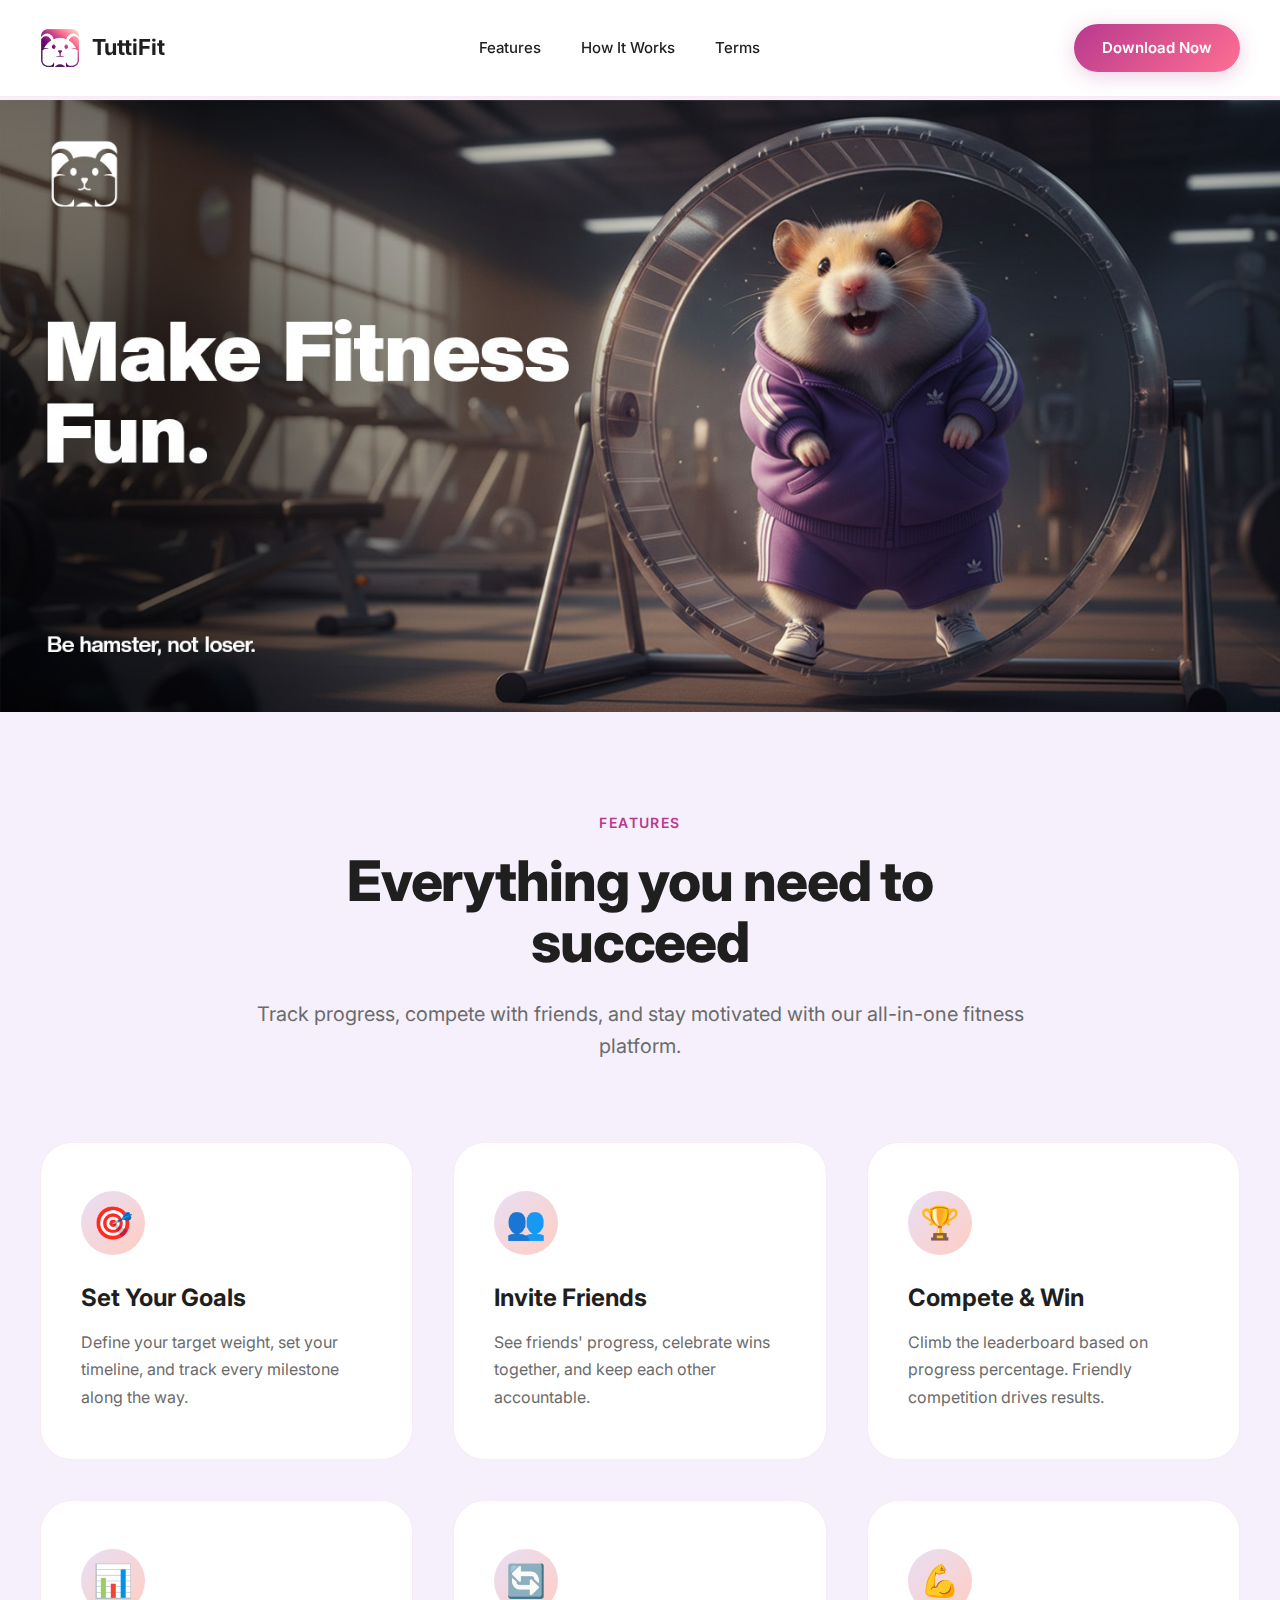
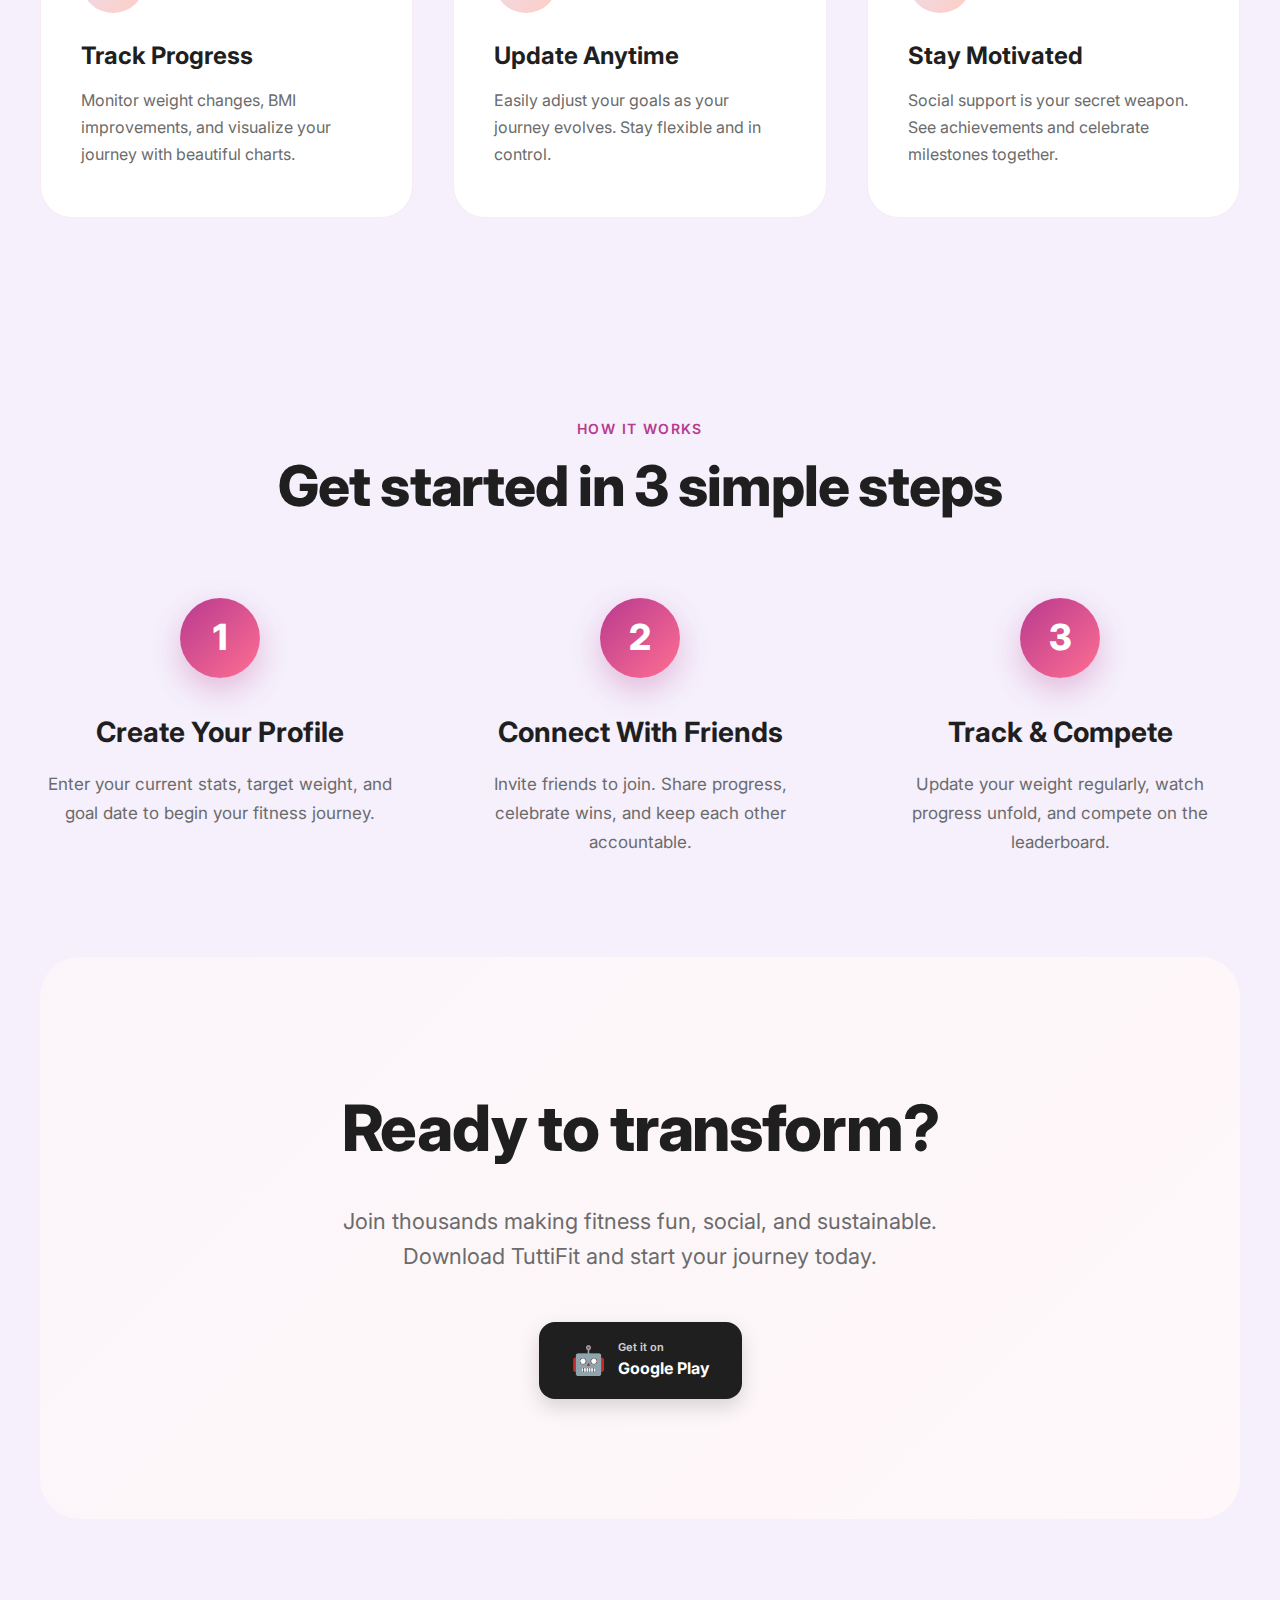
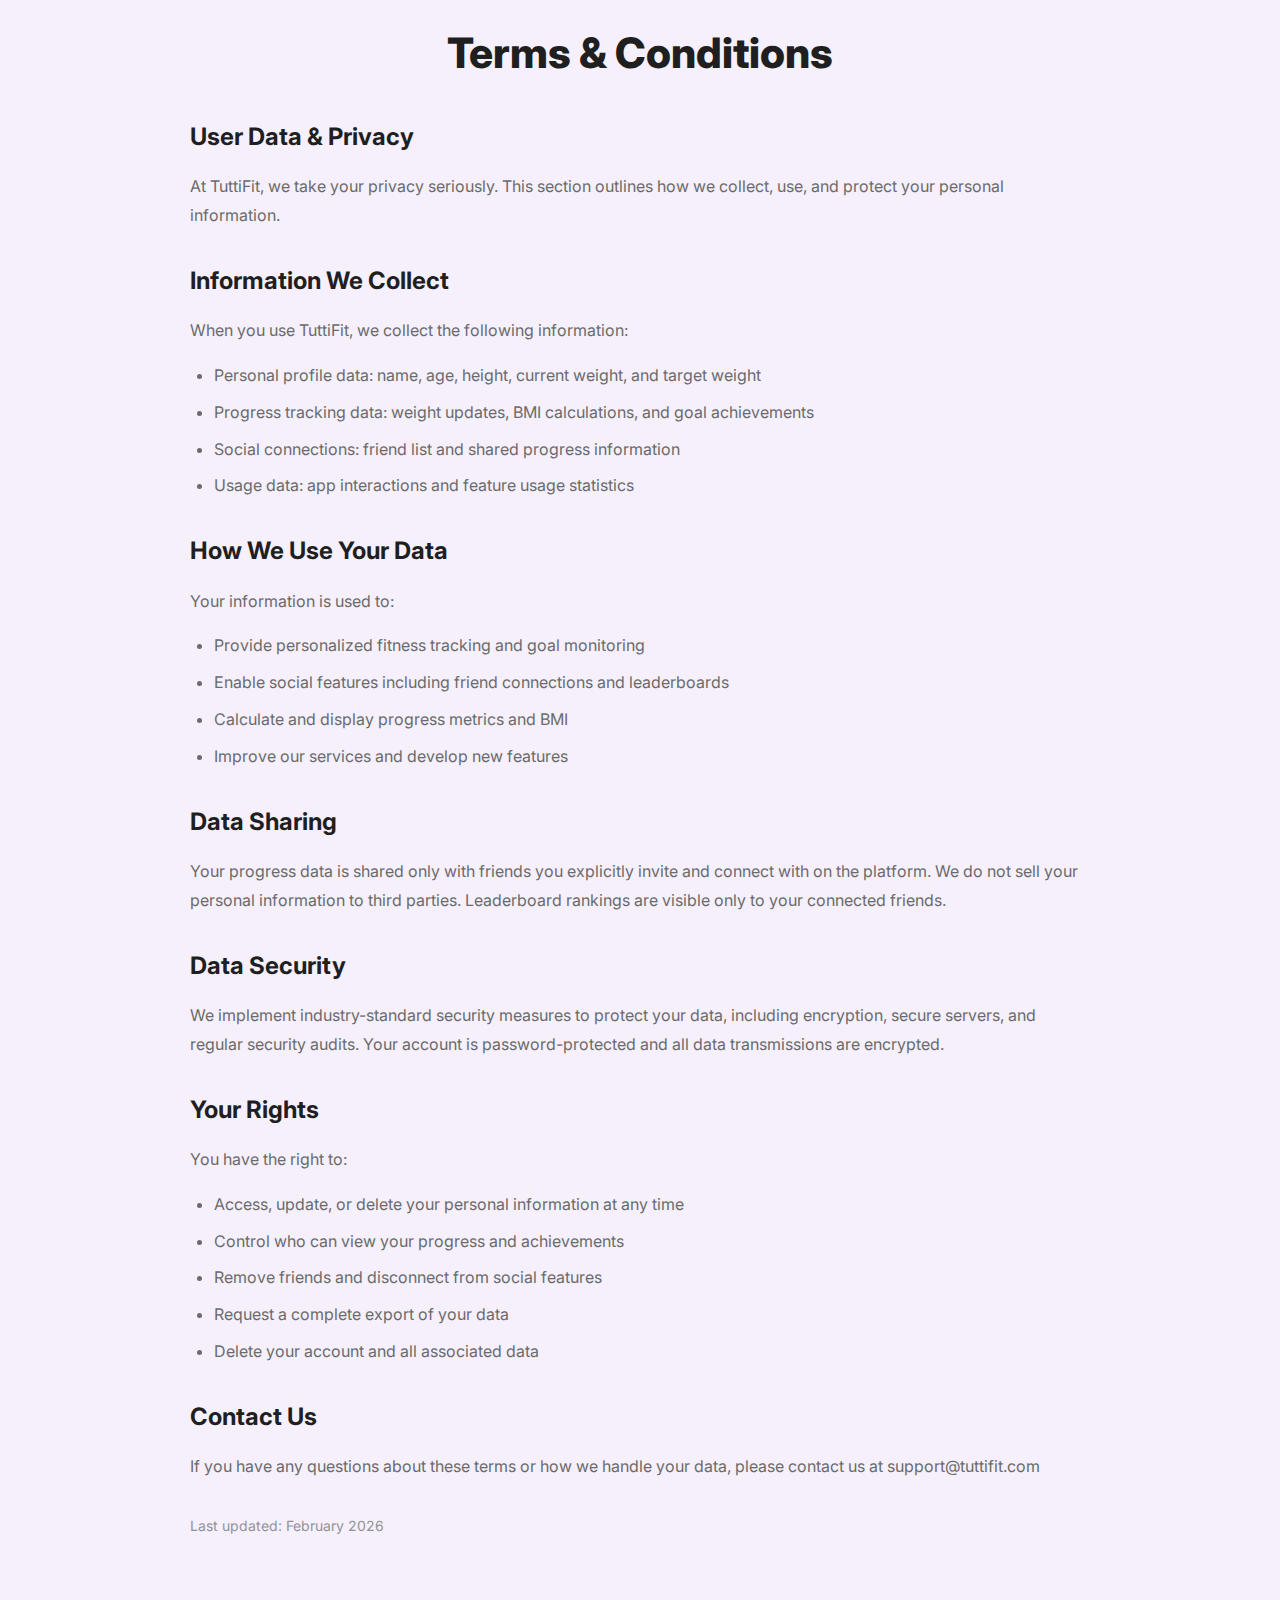
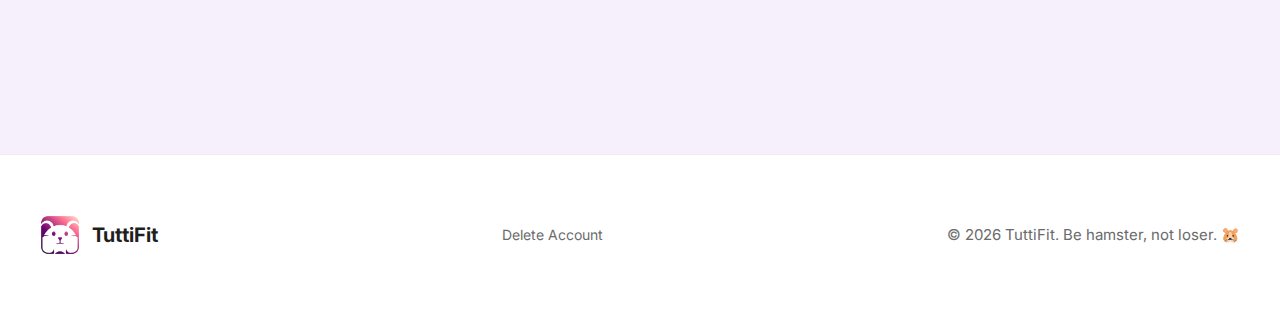
<file: index.html>
<!DOCTYPE html>
<html lang="en">

<head>
    <meta charset="UTF-8">
    <meta name="viewport" content="width=device-width, initial-scale=1.0">
    <title>TuttiFit - Be Hamster, Not Loser</title>
    <link rel="preconnect" href="https://fonts.googleapis.com">
    <link rel="preconnect" href="https://fonts.gstatic.com" crossorigin>
    <link href="https://fonts.googleapis.com/css2?family=Inter:wght@400;500;600;700;800&display=swap" rel="stylesheet">
    <meta name="description"
        content="TuttiFit - The fun, social fitness app that helps you lose weight and stay motivated. Track progress, compete with friends, and be a hamster, not a loser!">
    <meta name="keywords"
        content="fitness, weight loss, social fitness, workout app, health, diet, hamster, competition">
    <meta property="og:title" content="TuttiFit - Be Hamster, Not Loser">
    <meta property="og:description"
        content="Join thousands making fitness fun, social, and sustainable. Download TuttiFit and start your journey today.">
    <meta property="og:image" content="poster.jpg">
    <meta property="og:type" content="website">
    <link rel="icon" type="image/png" href="tuttifiticon-01.png">
    <link rel="stylesheet" href="style.min.css">
</head>

<body>
    <!-- Navigation -->
    <nav>
        <div class="nav-content">
            <div class="logo">
                <div class="logo-icon">
                    <img src="tuttifiticon-01.png" alt="TuttiFit">
                </div>
                <span>TuttiFit</span>
            </div>
            <div class="nav-links">
                <a href="#features">Features</a>
                <a href="#how-it-works">How It Works</a>
                <a href="#terms">Terms</a>
            </div>
            <a href="#download" class="cta-button">Download Now</a>
        </div>
    </nav>

    <!-- Hero Section -->
    <section class="hero">
        <div class="hero-image-container">
            <img src="poster.jpg" alt="TuttiFit - Make Fitness Fun">
        </div>
    </section>

    <!-- Features Section -->
    <section class="section" id="features">
        <div class="container">
            <div class="section-header">
                <div class="section-label">Features</div>
                <h2 class="section-title">Everything you need to succeed</h2>
                <p class="section-description">Track progress, compete with friends, and stay motivated with our
                    all-in-one fitness platform.</p>
            </div>
            <div class="features-grid">
                <div class="feature-card">
                    <div class="feature-icon">🎯</div>
                    <h3>Set Your Goals</h3>
                    <p>Define your target weight, set your timeline, and track every milestone along the way.</p>
                </div>
                <div class="feature-card">
                    <div class="feature-icon">👥</div>
                    <h3>Invite Friends</h3>
                    <p>See friends' progress, celebrate wins together, and keep each other accountable.</p>
                </div>
                <div class="feature-card">
                    <div class="feature-icon">🏆</div>
                    <h3>Compete & Win</h3>
                    <p>Climb the leaderboard based on progress percentage. Friendly competition drives results.</p>
                </div>
                <div class="feature-card">
                    <div class="feature-icon">📊</div>
                    <h3>Track Progress</h3>
                    <p>Monitor weight changes, BMI improvements, and visualize your journey with beautiful charts.</p>
                </div>
                <div class="feature-card">
                    <div class="feature-icon">🔄</div>
                    <h3>Update Anytime</h3>
                    <p>Easily adjust your goals as your journey evolves. Stay flexible and in control.</p>
                </div>
                <div class="feature-card">
                    <div class="feature-icon">💪</div>
                    <h3>Stay Motivated</h3>
                    <p>Social support is your secret weapon. See achievements and celebrate milestones together.</p>
                </div>
            </div>
        </div>
    </section>

    <!-- How It Works -->
    <section class="section" id="how-it-works">
        <div class="container">
            <div class="section-header">
                <div class="section-label">How It Works</div>
                <h2 class="section-title">Get started in 3 simple steps</h2>
            </div>
            <div class="steps-container">
                <div class="step">
                    <div class="step-number">1</div>
                    <h3>Create Your Profile</h3>
                    <p>Enter your current stats, target weight, and goal date to begin your fitness journey.</p>
                </div>
                <div class="step">
                    <div class="step-number">2</div>
                    <h3>Connect With Friends</h3>
                    <p>Invite friends to join. Share progress, celebrate wins, and keep each other accountable.</p>
                </div>
                <div class="step">
                    <div class="step-number">3</div>
                    <h3>Track & Compete</h3>
                    <p>Update your weight regularly, watch progress unfold, and compete on the leaderboard.</p>
                </div>
            </div>
        </div>
    </section>

    <!-- CTA Section -->
    <section class="cta-section" id="download">
        <div class="cta-content">
            <h2>Ready to transform?</h2>
            <p>Join thousands making fitness fun, social, and sustainable. Download TuttiFit and start your journey
                today.</p>
            <div class="download-options">
                <a href="#" class="app-store-btn">
                    <span class="app-store-icon">🤖</span>
                    <div style="text-align: left;">
                        <div style="font-size: 11px; opacity: 0.8;">Get it on</div>
                        <div style="font-size: 16px; font-weight: 700;">Google Play</div>
                    </div>
                </a>
            </div>
        </div>
    </section>

    <!-- Terms & Conditions Section -->
    <section class="section" id="terms">
        <div class="container">
            <div class="terms-content">
                <h2>Terms & Conditions</h2>

                <h3>User Data & Privacy</h3>
                <p>At TuttiFit, we take your privacy seriously. This section outlines how we collect, use, and protect
                    your personal information.</p>

                <h3>Information We Collect</h3>
                <p>When you use TuttiFit, we collect the following information:</p>
                <ul>
                    <li>Personal profile data: name, age, height, current weight, and target weight</li>
                    <li>Progress tracking data: weight updates, BMI calculations, and goal achievements</li>
                    <li>Social connections: friend list and shared progress information</li>
                    <li>Usage data: app interactions and feature usage statistics</li>
                </ul>

                <h3>How We Use Your Data</h3>
                <p>Your information is used to:</p>
                <ul>
                    <li>Provide personalized fitness tracking and goal monitoring</li>
                    <li>Enable social features including friend connections and leaderboards</li>
                    <li>Calculate and display progress metrics and BMI</li>
                    <li>Improve our services and develop new features</li>
                </ul>

                <h3>Data Sharing</h3>
                <p>Your progress data is shared only with friends you explicitly invite and connect with on the
                    platform. We do not sell your personal information to third parties. Leaderboard rankings are
                    visible only to your connected friends.</p>

                <h3>Data Security</h3>
                <p>We implement industry-standard security measures to protect your data, including encryption, secure
                    servers, and regular security audits. Your account is password-protected and all data transmissions
                    are encrypted.</p>

                <h3>Your Rights</h3>
                <p>You have the right to:</p>
                <ul>
                    <li>Access, update, or delete your personal information at any time</li>
                    <li>Control who can view your progress and achievements</li>
                    <li>Remove friends and disconnect from social features</li>
                    <li>Request a complete export of your data</li>
                    <li>Delete your account and all associated data</li>
                </ul>

                <h3>Contact Us</h3>
                <p>If you have any questions about these terms or how we handle your data, please contact us at
                    support@tuttifit.com</p>

                <p style="margin-top: 32px; font-size: 14px; opacity: 0.7;">Last updated: February 2026</p>
            </div>
        </div>
    </section>

    <!-- Footer -->
    <footer>
        <div class="container">
            <div class="footer-content">
                <div class="footer-logo">
                    <img src="tuttifiticon-01.png" alt="TuttiFit">
                    <span>TuttiFit</span>
                </div>
                <div class="footer-links">
                    <a href="request_delete.html" style="color: #6B6B6B; text-decoration: none; font-size: 14px;">Delete
                        Account</a>
                </div>
                <div class="footer-text">
                    © 2026 TuttiFit. Be hamster, not loser. 🐹
                </div>
            </div>
        </div>
    </footer>

    <script src="script.min.js"></script>
</body>

</html>
</file>
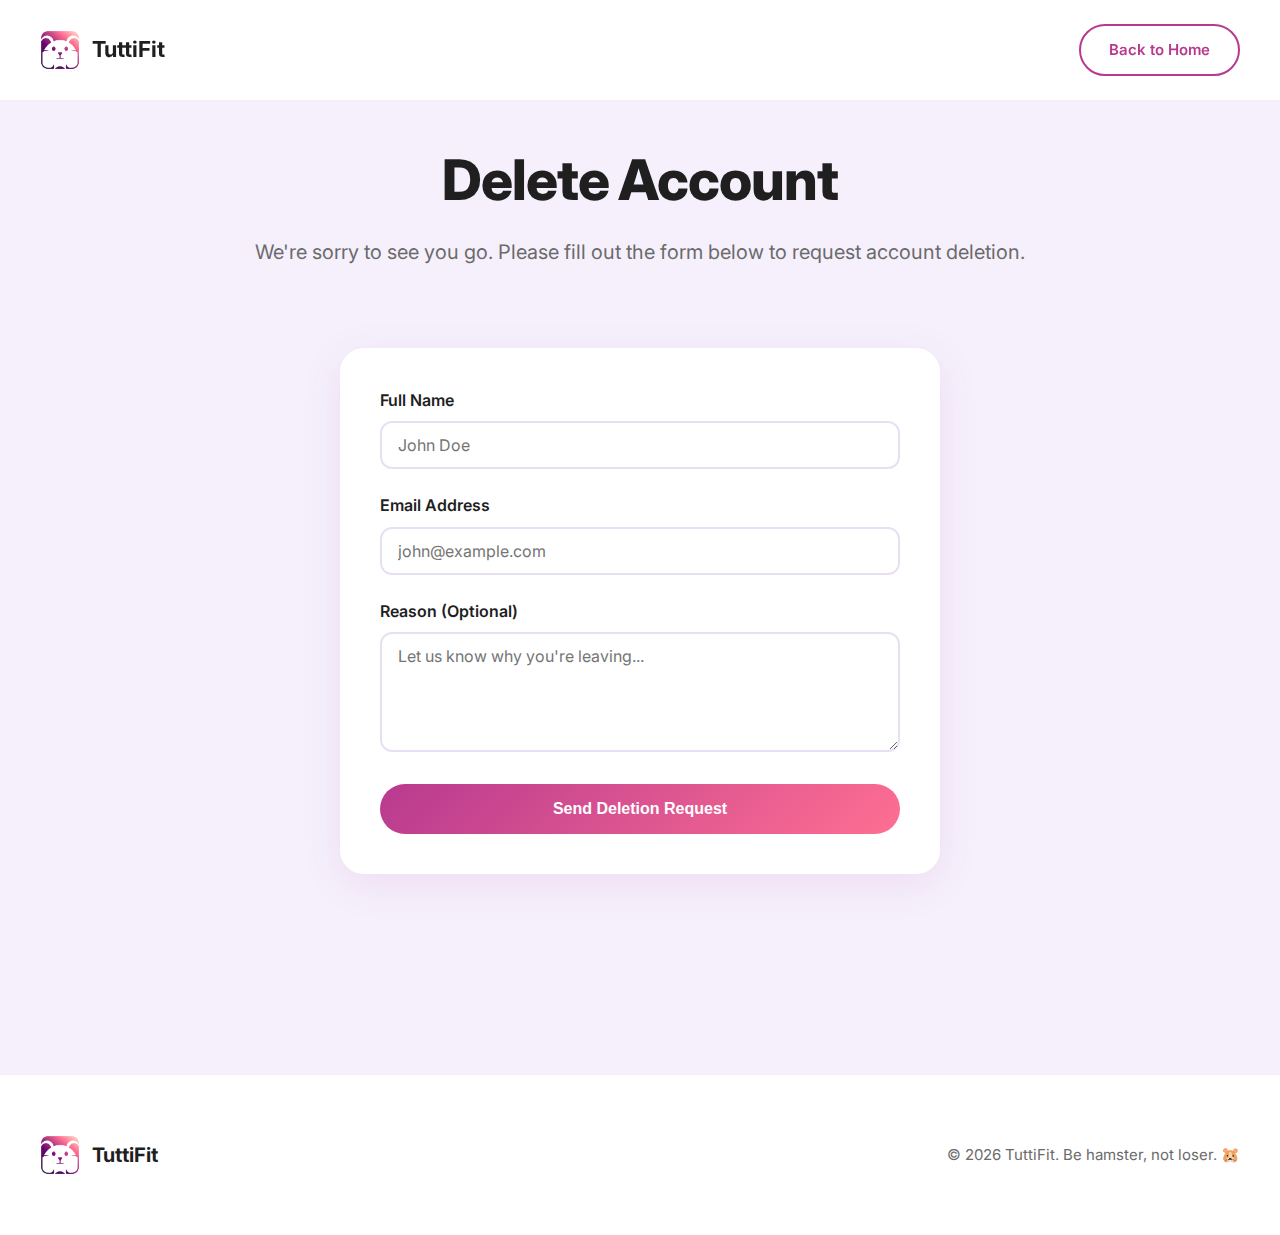
<file: request_delete.html>
<!DOCTYPE html>
<html lang="en">

<head>
    <meta charset="UTF-8">
    <meta name="viewport" content="width=device-width, initial-scale=1.0">
    <title>Request Account Deletion - TuttiFit</title>
    <link rel="preconnect" href="https://fonts.googleapis.com">
    <link rel="preconnect" href="https://fonts.gstatic.com" crossorigin>
    <link href="https://fonts.googleapis.com/css2?family=Inter:wght@400;500;600;700;800&display=swap" rel="stylesheet">
    <link rel="stylesheet" href="style.min.css">
    <link rel="icon" type="image/png" href="tuttifiticon-01.png">
    <style>
        .form-section {
            padding: 150px 0 100px;
            min-height: 80vh;
        }

        .form-card {
            background: white;
            padding: 40px;
            border-radius: 24px;
            box-shadow: 0 10px 40px rgba(184, 58, 143, 0.1);
            max-width: 600px;
            margin: 0 auto;
        }

        .form-group {
            margin-bottom: 24px;
        }

        .form-label {
            display: block;
            margin-bottom: 8px;
            font-weight: 600;
            color: var(--text-dark);
        }

        .form-input {
            width: 100%;
            padding: 12px 16px;
            border: 2px solid #E8DFF5;
            border-radius: 12px;
            font-size: 16px;
            font-family: inherit;
            transition: all 0.3s ease;
        }

        .form-input:focus {
            outline: none;
            border-color: var(--vibrant-purple);
            box-shadow: 0 0 0 4px rgba(184, 58, 143, 0.1);
        }

        .form-textarea {
            width: 100%;
            padding: 12px 16px;
            border: 2px solid #E8DFF5;
            border-radius: 12px;
            font-size: 16px;
            font-family: inherit;
            min-height: 120px;
            resize: vertical;
            transition: all 0.3s ease;
        }

        .form-textarea:focus {
            outline: none;
            border-color: var(--vibrant-purple);
            box-shadow: 0 0 0 4px rgba(184, 58, 143, 0.1);
        }

        .submit-btn {
            width: 100%;
            padding: 16px;
            background: linear-gradient(135deg, var(--vibrant-purple), var(--hot-pink));
            color: white;
            border: none;
            border-radius: 100px;
            font-weight: 700;
            font-size: 16px;
            cursor: pointer;
            transition: all 0.3s ease;
        }

        .submit-btn:hover {
            transform: translateY(-2px);
            box-shadow: 0 8px 25px rgba(184, 58, 143, 0.3);
        }
    </style>
</head>

<body>
    <!-- Navigation -->
    <nav>
        <div class="nav-content">
            <div class="logo">
                <a href="index.html" class="logo" style="text-decoration: none;">
                    <div class="logo-icon">
                        <img src="tuttifiticon-01.png" alt="TuttiFit">
                    </div>
                    <span>TuttiFit</span>
                </a>
            </div>
            <a href="index.html" class="cta-button"
                style="background: transparent; color: var(--vibrant-purple); border: 2px solid var(--vibrant-purple); box-shadow: none;">Back
                to Home</a>
        </div>
    </nav>

    <section class="form-section">
        <div class="container">
            <div class="section-header">
                <h1 class="section-title">Delete Account</h1>
                <p class="section-description">We're sorry to see you go. Please fill out the form below to request
                    account deletion.</p>
            </div>

            <div class="form-card">
                <form id="deleteForm">
                    <div class="form-group">
                        <label for="name" class="form-label">Full Name</label>
                        <input type="text" id="name" class="form-input" required placeholder="John Doe">
                    </div>

                    <div class="form-group">
                        <label for="email" class="form-label">Email Address</label>
                        <input type="email" id="email" class="form-input" required placeholder="john@example.com">
                    </div>

                    <div class="form-group">
                        <label for="reason" class="form-label">Reason (Optional)</label>
                        <textarea id="reason" class="form-textarea"
                            placeholder="Let us know why you're leaving..."></textarea>
                    </div>

                    <button type="submit" class="submit-btn" id="submitBtn">Send Deletion Request</button>
                </form>
            </div>
        </div>
    </section>

    <!-- Footer -->
    <footer>
        <div class="container">
            <div class="footer-content">
                <div class="footer-logo">
                    <img src="tuttifiticon-01.png" alt="TuttiFit">
                    <span>TuttiFit</span>
                </div>
                <!-- <div class="footer-links">
                     <a href="request_delete.html" style="color: #6B6B6B; text-decoration: none; font-size: 14px;">Delete Account</a>
                </div> -->
                <!-- No redundant link here -->
                <div class="footer-text">
                    © 2026 TuttiFit. Be hamster, not loser. 🐹
                </div>
            </div>
        </div>
    </footer>

    <script src="script.min.js"></script>
</body>


</html>
</file>
<file: style.min.css>
/* Global Styles */
* {
    margin: 0;
    padding: 0;
    box-sizing: border-box
}

:root {
    --deep-purple: #2B1A3D;
    --vibrant-purple: #B83A8F;
    --hot-pink: #FF6F92;
    --soft-peach: #FFCDC2;
    --light-purple: #E8DFF5;
    --bg-lavender: #F5F0FC;
    --white: #FFFFFF;
    --text-dark: #1F1F1F
}

body {
    font-family: 'Inter', sans-serif;
    background: var(--bg-lavender);
    color: var(--text-dark);
    overflow-x: hidden;
    line-height: 1.6
}

.container {
    max-width: 1400px;
    margin: 0 auto;
    padding: 0 40px
}

/* Navigation */
nav {
    padding: 24px 0;
    position: fixed;
    top: 0;
    left: 0;
    right: 0;
    background: rgba(255, 255, 255, 0.95);
    backdrop-filter: blur(20px);
    z-index: 1000;
    border-bottom: 1px solid rgba(184, 58, 143, 0.1)
}

.nav-content {
    max-width: 1400px;
    margin: 0 auto;
    padding: 0 40px;
    display: flex;
    justify-content: space-between;
    align-items: center
}

.logo {
    display: flex;
    align-items: center;
    gap: 12px;
    font-size: 22px;
    font-weight: 700;
    color: var(--text-dark)
}

.logo-icon {
    width: 40px;
    height: 40px
}

.logo-icon img {
    width: 100%;
    height: 100%;
    display: block
}

.nav-links {
    display: flex;
    gap: 40px;
    align-items: center
}

.nav-links a {
    text-decoration: none;
    color: var(--text-dark);
    font-weight: 500;
    font-size: 15px;
    transition: color 0.2s ease
}

.nav-links a:hover {
    color: var(--vibrant-purple)
}

.cta-button {
    background: linear-gradient(135deg, var(--vibrant-purple), var(--hot-pink));
    color: white;
    padding: 12px 28px;
    border-radius: 100px;
    text-decoration: none;
    font-weight: 600;
    font-size: 15px;
    transition: all 0.3s ease;
    border: none;
    cursor: pointer;
    box-shadow: 0 4px 20px rgba(184, 58, 143, 0.25)
}

.cta-button:hover {
    transform: translateY(-2px);
    box-shadow: 0 6px 30px rgba(184, 58, 143, 0.35)
}

/* Hero Section */
.hero {
    padding: 100px 0 0;
    position: relative;
    overflow: hidden
}

.hero-image-container {
    width: 100%;
    max-width: 100%;
    margin: 0 auto;
    border-radius: 0 0 0px 0px;
    overflow: hidden
}

.hero-image-container img {
    width: 100%;
    height: auto;
    display: block
}

/* Section styling */
.section {
    padding: 100px 0;
    position: relative
}

.section-header {
    text-align: center;
    max-width: 800px;
    margin: 0 auto 80px
}

.section-label {
    font-size: 14px;
    font-weight: 600;
    text-transform: uppercase;
    letter-spacing: 0.1em;
    color: var(--vibrant-purple);
    margin-bottom: 16px
}

.section-title {
    font-size: 56px;
    font-weight: 800;
    line-height: 1.1;
    color: var(--text-dark);
    margin-bottom: 24px;
    letter-spacing: -0.02em
}

.section-description {
    font-size: 20px;
    color: #6B6B6B;
    line-height: 1.6
}

/* Features Grid */
.features-grid {
    display: grid;
    grid-template-columns: repeat(3, 1fr);
    gap: 40px
}

.feature-card {
    background: white;
    padding: 48px 40px;
    border-radius: 32px;
    transition: all 0.3s ease;
    border: 1px solid rgba(184, 58, 143, 0.1)
}

.feature-card:hover {
    transform: translateY(-8px);
    box-shadow: 0 20px 50px rgba(184, 58, 143, 0.15)
}

.feature-icon {
    width: 64px;
    height: 64px;
    background: linear-gradient(135deg, var(--light-purple), var(--soft-peach));
    border-radius: 50%;
    display: flex;
    align-items: center;
    justify-content: center;
    font-size: 32px;
    margin-bottom: 24px
}

.feature-card h3 {
    font-size: 24px;
    font-weight: 700;
    margin-bottom: 12px;
    color: var(--text-dark)
}

.feature-card p {
    font-size: 16px;
    color: #6B6B6B;
    line-height: 1.7
}

/* How it works section */
.steps-container {
    display: grid;
    grid-template-columns: repeat(3, 1fr);
    gap: 60px;
    margin-top: 80px
}

.step {
    text-align: center;
    position: relative
}

.step-number {
    width: 80px;
    height: 80px;
    background: linear-gradient(135deg, var(--vibrant-purple), var(--hot-pink));
    border-radius: 50%;
    display: flex;
    align-items: center;
    justify-content: center;
    font-size: 36px;
    font-weight: 800;
    color: white;
    margin: 0 auto 32px;
    box-shadow: 0 12px 30px rgba(184, 58, 143, 0.3)
}

.step h3 {
    font-size: 28px;
    font-weight: 700;
    margin-bottom: 16px;
    color: var(--text-dark)
}

.step p {
    font-size: 17px;
    color: #6B6B6B;
    line-height: 1.7
}

/* CTA Section */
.cta-section {
    padding: 120px 0;
    text-align: center;
    background: white;
    border-radius: 40px;
    margin: 0 40px;
    position: relative;
    overflow: hidden
}

.cta-section::before {
    content: '';
    position: absolute;
    top: 0;
    left: 0;
    right: 0;
    bottom: 0;
    background: linear-gradient(135deg, rgba(184, 58, 143, 0.05) 0%, rgba(255, 111, 146, 0.05) 100%)
}

.cta-content {
    position: relative;
    z-index: 1
}

.cta-section h2 {
    font-size: 64px;
    font-weight: 800;
    margin-bottom: 24px;
    color: var(--text-dark);
    letter-spacing: -0.02em
}

.cta-section p {
    font-size: 22px;
    color: #6B6B6B;
    margin-bottom: 48px;
    max-width: 700px;
    margin-left: auto;
    margin-right: auto
}

.download-options {
    display: flex;
    gap: 16px;
    justify-content: center;
    flex-wrap: wrap
}

.app-store-btn {
    display: inline-flex;
    align-items: center;
    gap: 12px;
    padding: 16px 32px;
    background: var(--text-dark);
    color: white;
    border-radius: 16px;
    text-decoration: none;
    font-weight: 600;
    transition: all 0.3s ease;
    box-shadow: 0 8px 20px rgba(0, 0, 0, 0.15)
}

.app-store-btn:hover {
    transform: translateY(-3px);
    box-shadow: 0 12px 30px rgba(0, 0, 0, 0.2)
}

.app-store-icon {
    font-size: 28px
}

/* Terms & Conditions Section */
.terms-section {
    padding: 80px 0;
    background: white
}

.terms-content {
    max-width: 900px;
    margin: 0 auto
}

.terms-content h2 {
    font-size: 42px;
    font-weight: 800;
    margin-bottom: 32px;
    color: var(--text-dark);
    text-align: center
}

.terms-content h3 {
    font-size: 24px;
    font-weight: 700;
    margin-top: 32px;
    margin-bottom: 16px;
    color: var(--text-dark)
}

.terms-content p {
    font-size: 16px;
    line-height: 1.8;
    color: #6B6B6B;
    margin-bottom: 16px
}

.terms-content ul {
    margin-left: 24px;
    margin-bottom: 16px
}

.terms-content li {
    font-size: 16px;
    line-height: 1.8;
    color: #6B6B6B;
    margin-bottom: 8px
}

/* Footer */
footer {
    padding: 60px 0;
    background: white;
    margin-top: 100px;
    border-top: 1px solid rgba(184, 58, 143, 0.1)
}

.footer-content {
    display: flex;
    justify-content: space-between;
    align-items: center
}

.footer-logo {
    display: flex;
    align-items: center;
    gap: 12px
}

.footer-logo img {
    width: 40px;
    height: 40px
}

.footer-logo span {
    font-size: 20px;
    font-weight: 700;
    color: var(--text-dark)
}

.footer-text {
    color: #6B6B6B;
    font-size: 15px
}

/* Responsive */
@media (max-width:1024px) {

    .features-grid,
    .steps-container {
        grid-template-columns: 1fr
    }
}

@media (max-width:768px) {
    .container {
        padding: 0 20px
    }

    .nav-content {
        padding: 0 20px
    }

    .nav-links {
        display: none
    }

    .section-title {
        font-size: 40px
    }

    .cta-section h2 {
        font-size: 42px
    }

    .download-options {
        flex-direction: column
    }

    .app-store-btn {
        width: 100%;
        justify-content: center
    }

    .hero-image-container {
        border-radius: 0
    }

    .footer-content {
        flex-direction: column;
        gap: 20px;
        text-align: center
    }
}
</file>
